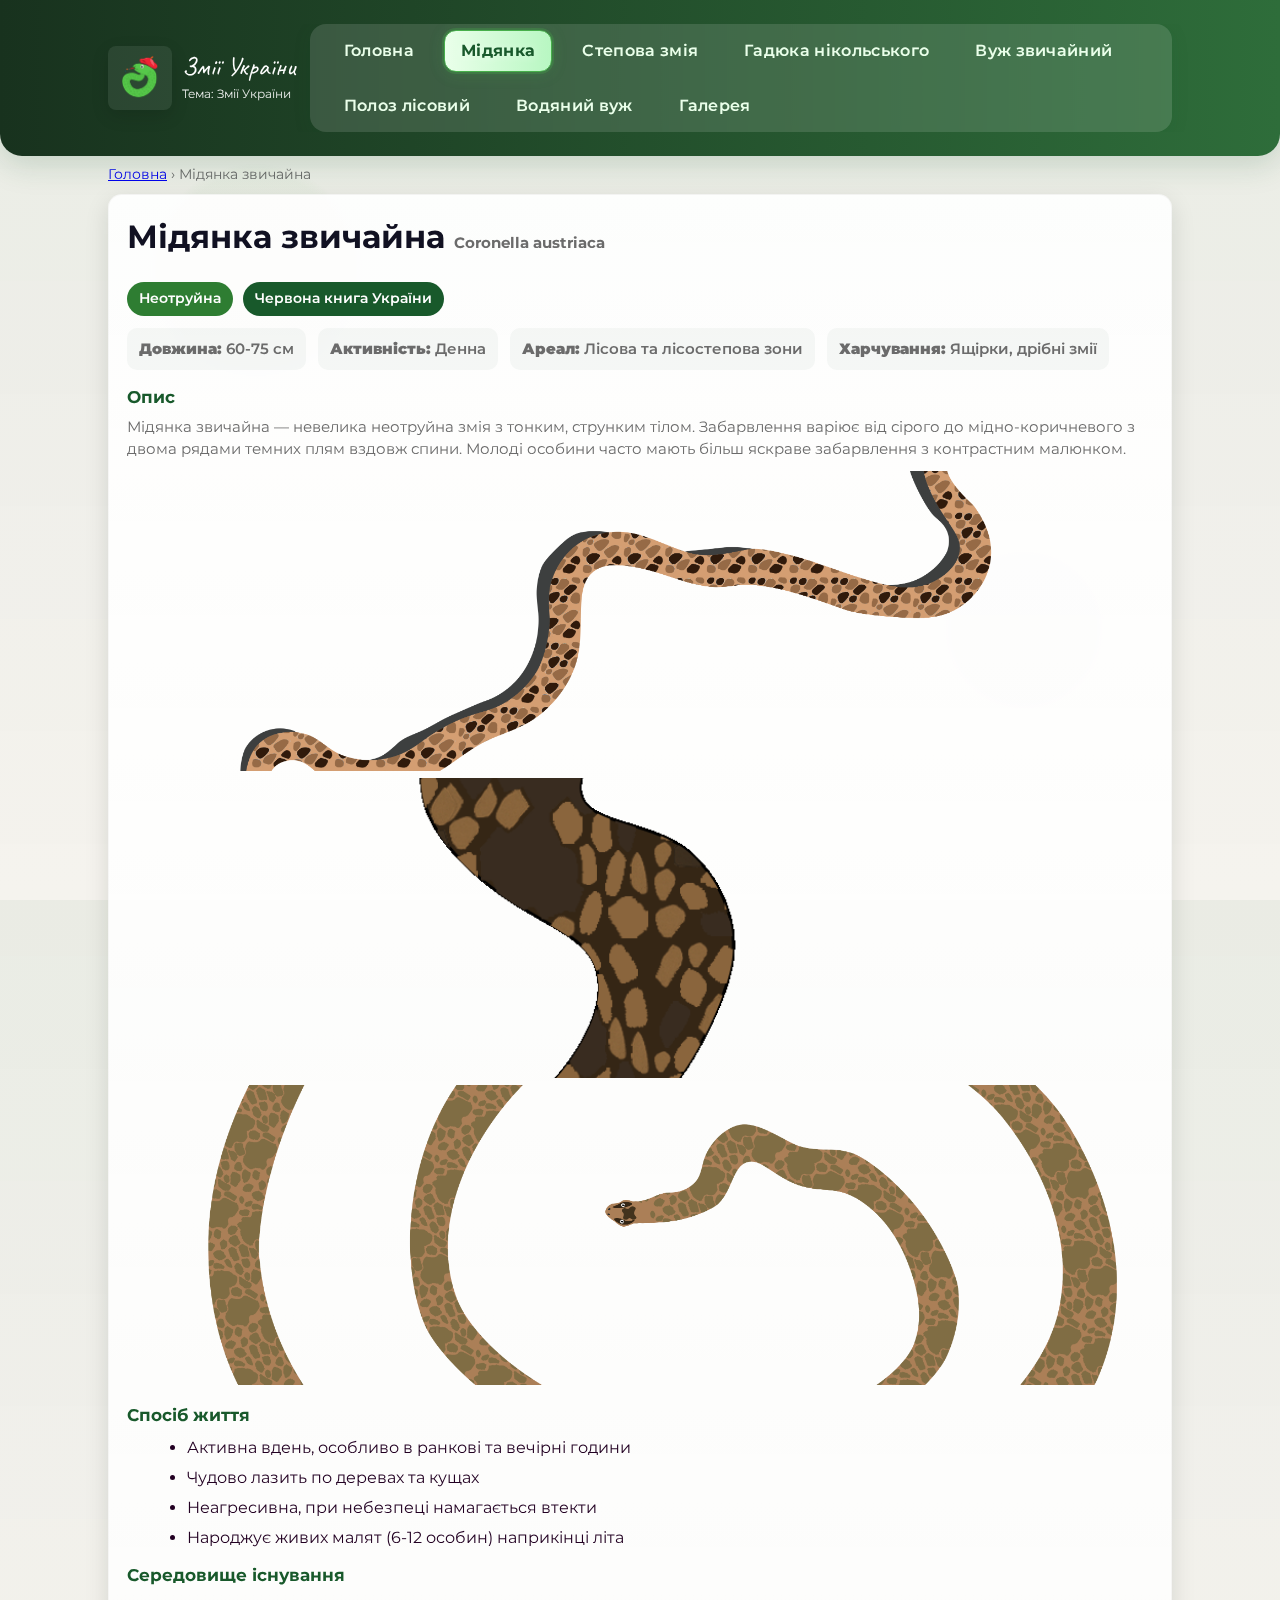
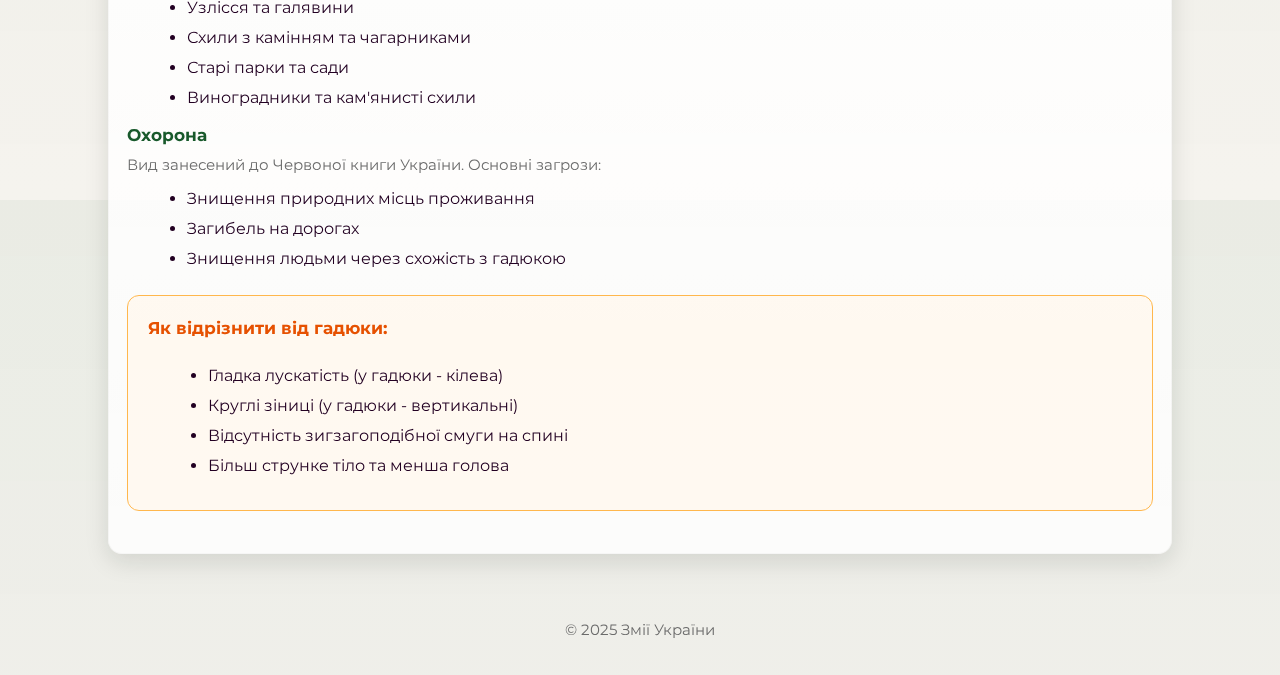
<file: midyanka.html>
<!doctype html>
<html lang="uk">
<head>
  <meta charset="utf-8" />
  <meta name="viewport" content="width=device-width,initial-scale=1" />
  <title>Мідянка звичайна (Coronella austriaca) — Змії України</title>
  <link href="https://fonts.googleapis.com/css2?family=Montserrat:wght@400;600;700&family=Caveat:wght@700&display=swap" rel="stylesheet">
  <link rel="stylesheet" href="style.css">
</head>
<body>
  <header class="site-header" role="banner">
    <div class="container header-inner">
      <div class="header-left">
        <img src="assets/logo.png" alt="Лого — змія" class="logo" onerror="this.style.display='none'">
        <div>
          <div class="site-title">Змії України</div>
          <div style="font-size:0.78rem;color:rgba(255,255,255,0.9);margin-top:2px">Тема: Змії України</div>
        </div>
      </div>
      <button class="menu-toggle" aria-label="Відкрити меню">☰</button>
      <nav class="nav" role="navigation" aria-label="Головне меню">
        <a href="index.html">Головна</a>
        <a href="midyanka.html">Мідянка</a>
        <a href="stepova.html">Степова змія</a>
        <a href="vipera-nikolskii.html">Гадюка нікольського</a>
        <a href="vuzh-zvychaynyi.html">Вуж звичайний</a>
        <a href="poloz-lisovyi.html">Полоз лісовий</a>
        <a href="vodyanyi-vuzh.html">Водяний вуж</a>
        <a href="galereya.html">Галерея</a>
      </nav>
    </div>
  </header>

  <main class="container">
    <div class="breadcrumb"><a href="index.html">Головна</a> › Мідянка звичайна</div>

    <section >
      <div class="species-info card">
        <h1 style="margin-top:0">Мідянка звичайна <span style="font-size:0.92rem;color:var(--muted)">Coronella austriaca</span></h1>
        
        <div class="badges" style="margin:12px 0">
          <span class="badge safe">Неотруйна</span>
          <span class="badge">Червона книга України</span>
        </div>

        <div class="facts">
          <div class="fact"><strong>Довжина:</strong> 60-75 см</div>
          <div class="fact"><strong>Активність:</strong> Денна</div>
          <div class="fact"><strong>Ареал:</strong> Лісова та лісостепова зони</div>
          <div class="fact"><strong>Харчування:</strong> Ящірки, дрібні змії</div>
        </div>

        <div class="species-body">
          <h3>Опис</h3>
          <p>Мідянка звичайна — невелика неотруйна змія з тонким, струнким тілом. Забарвлення варіює від сірого до мідно-коричневого з двома рядами темних плям вздовж спини. Молоді особини часто мають більш яскраве забарвлення з контрастним малюнком.</p>

          <div class="image-gallery">
            <img src="assets/images/mid_snake_1.png" alt="Мідянка в природному середовищі" class="gallery-img">
            <img src="assets/images/mid_snake_2.png" alt="Мідянка крупним планом" class="gallery-img">
            <img src="assets/images/mid_snake_3.png" alt="Мідянка на камінні" class="gallery-img">
          </div>

          <h3>Спосіб життя</h3>
          <ul>
            <li>Активна вдень, особливо в ранкові та вечірні години</li>
            <li>Чудово лазить по деревах та кущах</li>
            <li>Неагресивна, при небезпеці намагається втекти</li>
            <li>Народжує живих малят (6-12 особин) наприкінці літа</li>
          </ul>

          <h3>Середовище існування</h3>
          <ul>
            <li>Узлісся та галявини</li>
            <li>Схили з камінням та чагарниками</li>
            <li>Старі парки та сади</li>
            <li>Виноградники та кам'янисті схили</li>
          </ul>

          <h3>Охорона</h3>
          <p>Вид занесений до Червоної книги України. Основні загрози:</p>
          <ul>
            <li>Знищення природних місць проживання</li>
            <li>Загибель на дорогах</li>
            <li>Знищення людьми через схожість з гадюкою</li>
          </ul>

          <div class="warning-box">
            <h4>Як відрізнити від гадюки:</h4>
            <ul>
              <li>Гладка лускатість (у гадюки - кілева)</li>
              <li>Круглі зіниці (у гадюки - вертикальні)</li>
              <li>Відсутність зигзагоподібної смуги на спині</li>
              <li>Більш струнке тіло та менша голова</li>
            </ul>
          </div>
        </div>
      </div>


    </section>
  </main>

  <footer class="site-footer">
    <div class="container">
      <p>© 2025 Змії України</p>
    </div>
  </footer>

  <script src="script.js"></script>
</body>
</html>
</file>
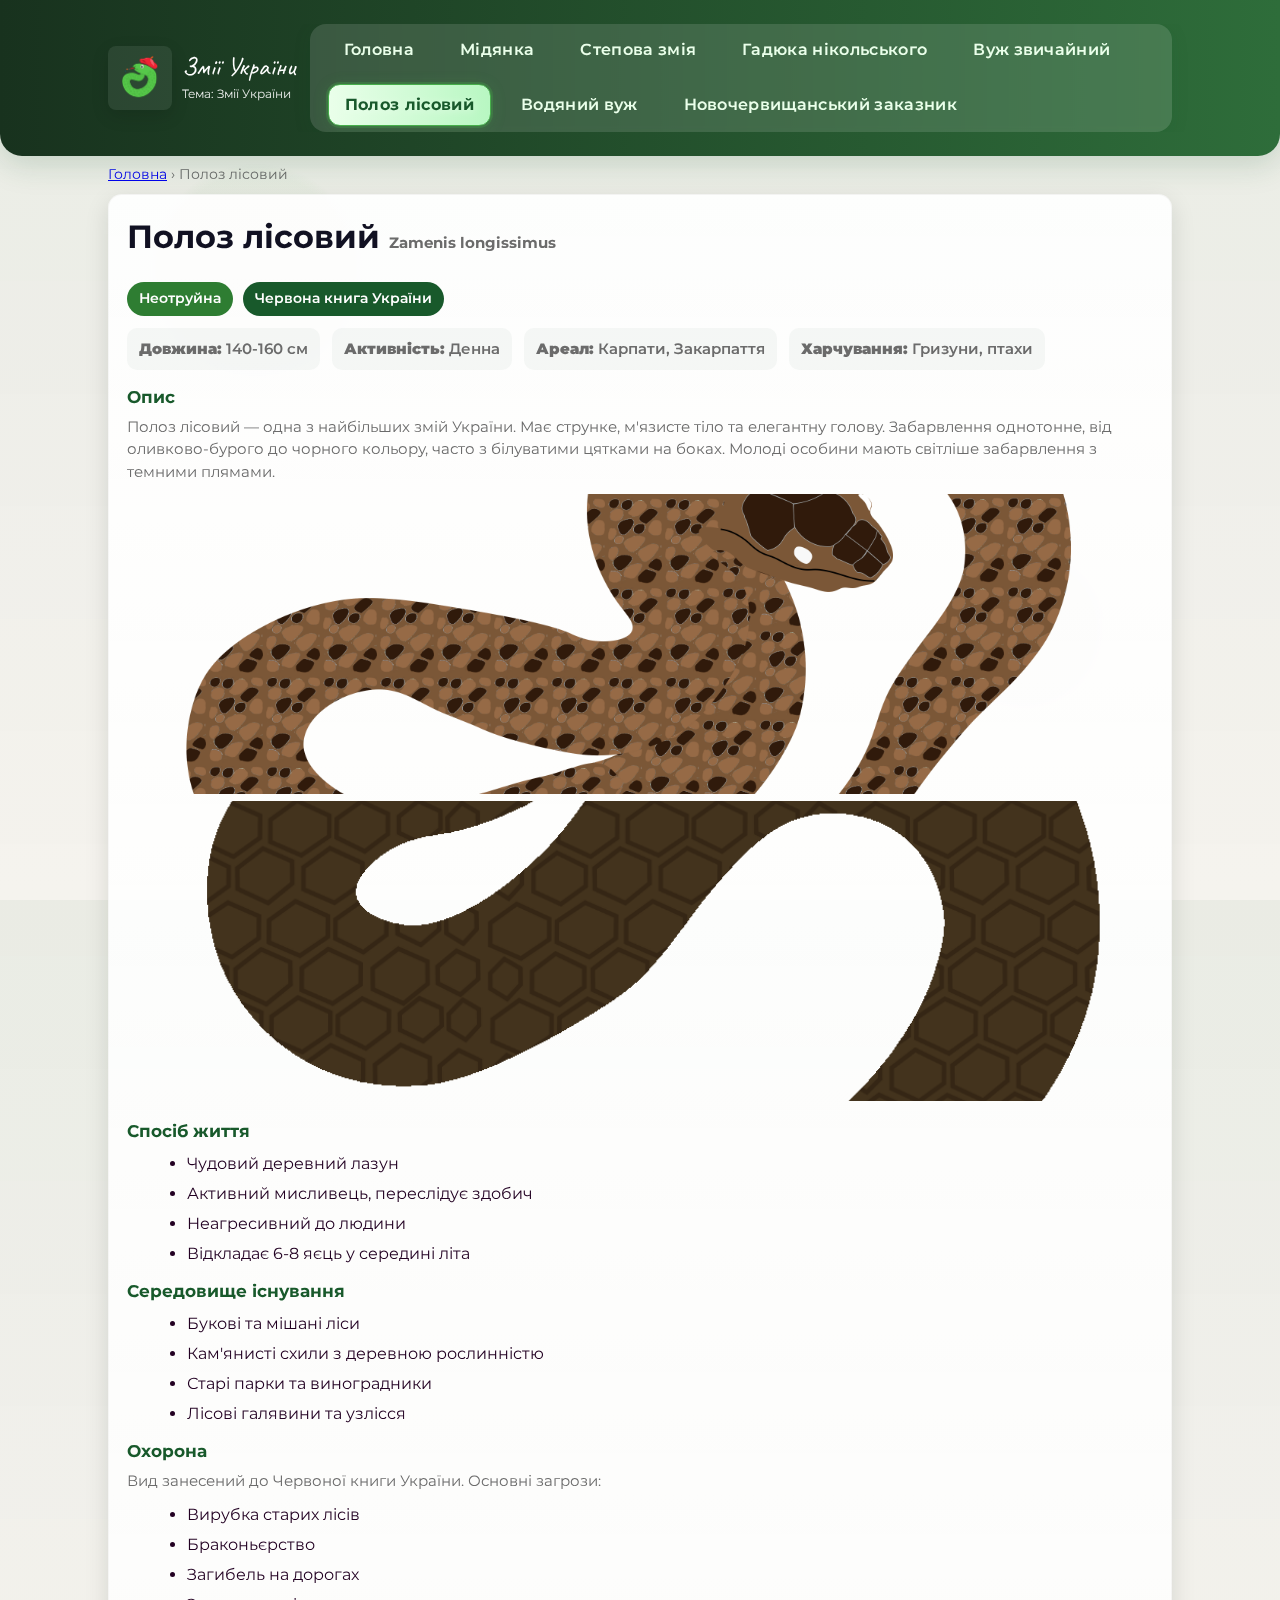
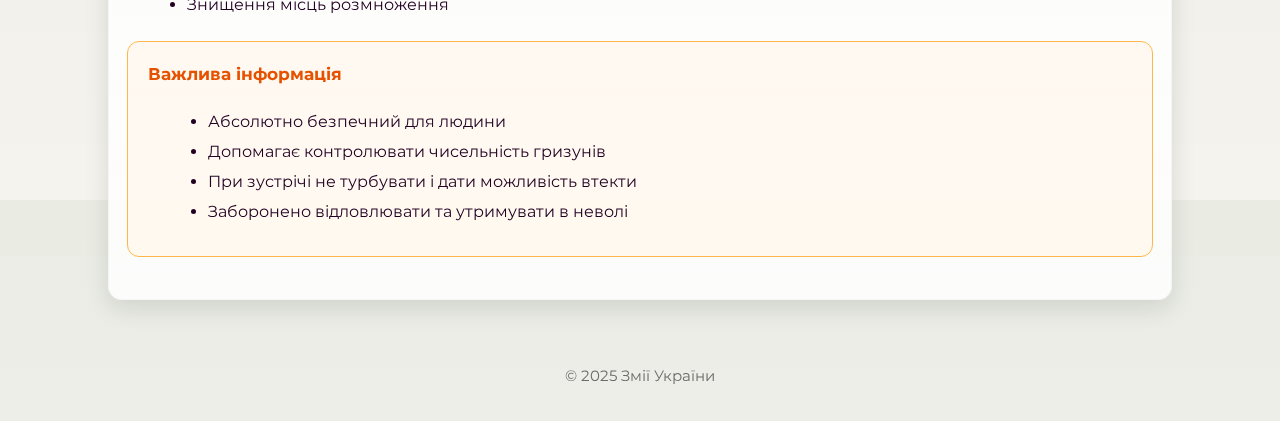
<file: poloz-lisovyi.html>
<!doctype html>
<html lang="uk">
<head>
  <meta charset="utf-8" />
  <meta name="viewport" content="width=device-width,initial-scale=1" />
  <title>Полоз лісовий (Zamenis longissimus) — Змії України</title>
  <link href="https://fonts.googleapis.com/css2?family=Montserrat:wght@400;600;700&family=Caveat:wght@700&display=swap" rel="stylesheet">
  <link rel="stylesheet" href="style.css">
</head>
<body>
  <header class="site-header" role="banner">
    <div class="container header-inner">
      <div class="header-left">
        <img src="assets/logo.png" alt="Лого — змія" class="logo" onerror="this.style.display='none'">
        <div>
          <div class="site-title">Змії України</div>
          <div style="font-size:0.78rem;color:rgba(255,255,255,0.9);margin-top:2px">Тема: Змії України</div>
        </div>
      </div>
      <button class="menu-toggle" aria-label="Відкрити меню">☰</button>
      <nav class="nav" role="navigation" aria-label="Головне меню">
        <a href="index.html">Головна</a>
        <a href="midyanka.html">Мідянка</a>
        <a href="stepova.html">Степова змія</a>
        <a href="vipera-nikolskii.html">Гадюка нікольського</a>
        <a href="vuzh-zvychaynyi.html">Вуж звичайний</a>
        <a href="poloz-lisovyi.html">Полоз лісовий</a>
        <a href="vodyanyi-vuzh.html">Водяний вуж</a>
        <a href="novochervyshchanskyi.html">Новочервищанський заказник</a>
      </nav>
    </div>
  </header>

  <main class="container">
    <div class="breadcrumb"><a href="index.html">Головна</a> › Полоз лісовий</div>

    <section>
      <div class="species-info card">
        <h1 style="margin-top:0">Полоз лісовий <span style="font-size:0.92rem;color:var(--muted)">Zamenis longissimus</span></h1>
        
        <div class="badges" style="margin:12px 0">
          <span class="badge safe">Неотруйна</span>
          <span class="badge">Червона книга України</span>
        </div>

        <div class="facts">
          <div class="fact"><strong>Довжина:</strong> 140-160 см</div>
          <div class="fact"><strong>Активність:</strong> Денна</div>
          <div class="fact"><strong>Ареал:</strong> Карпати, Закарпаття</div>
          <div class="fact"><strong>Харчування:</strong> Гризуни, птахи</div>
        </div>

        <div class="species-body">
          <h3>Опис</h3>
          <p>Полоз лісовий — одна з найбільших змій України. Має струнке, м'язисте тіло та елегантну голову. Забарвлення однотонне, від оливково-бурого до чорного кольору, часто з білуватими цятками на боках. Молоді особини мають світліше забарвлення з темними плямами.</p>

          <div class="image-gallery">
            <img src="assets/images/poloz_1.png" alt="Полоз лісовий на дереві" class="gallery-img">
            <img src="assets/images/poloz_2.png" alt="Полоз лісовий крупним планом" class="gallery-img">
          </div>

          <h3>Спосіб життя</h3>
          <ul>
            <li>Чудовий деревний лазун</li>
            <li>Активний мисливець, переслідує здобич</li>
            <li>Неагресивний до людини</li>
            <li>Відкладає 6-8 яєць у середині літа</li>
          </ul>

          <h3>Середовище існування</h3>
          <ul>
            <li>Букові та мішані ліси</li>
            <li>Кам'янисті схили з деревною рослинністю</li>
            <li>Старі парки та виноградники</li>
            <li>Лісові галявини та узлісся</li>
          </ul>

          <h3>Охорона</h3>
          <p>Вид занесений до Червоної книги України. Основні загрози:</p>
          <ul>
            <li>Вирубка старих лісів</li>
            <li>Браконьєрство</li>
            <li>Загибель на дорогах</li>
            <li>Знищення місць розмноження</li>
          </ul>

          <div class="warning-box">
            <h4>Важлива інформація</h4>
            <ul>
              <li>Абсолютно безпечний для людини</li>
              <li>Допомагає контролювати чисельність гризунів</li>
              <li>При зустрічі не турбувати і дати можливість втекти</li>
              <li>Заборонено відловлювати та утримувати в неволі</li>
            </ul>
          </div>
        </div>
      </div>

    </section>
  </main>

  <footer class="site-footer">
    <div class="container">
      <p>© 2025 Змії України</p>
    </div>
  </footer>

  <script src="script.js"></script>
</body>
</html>
</file>
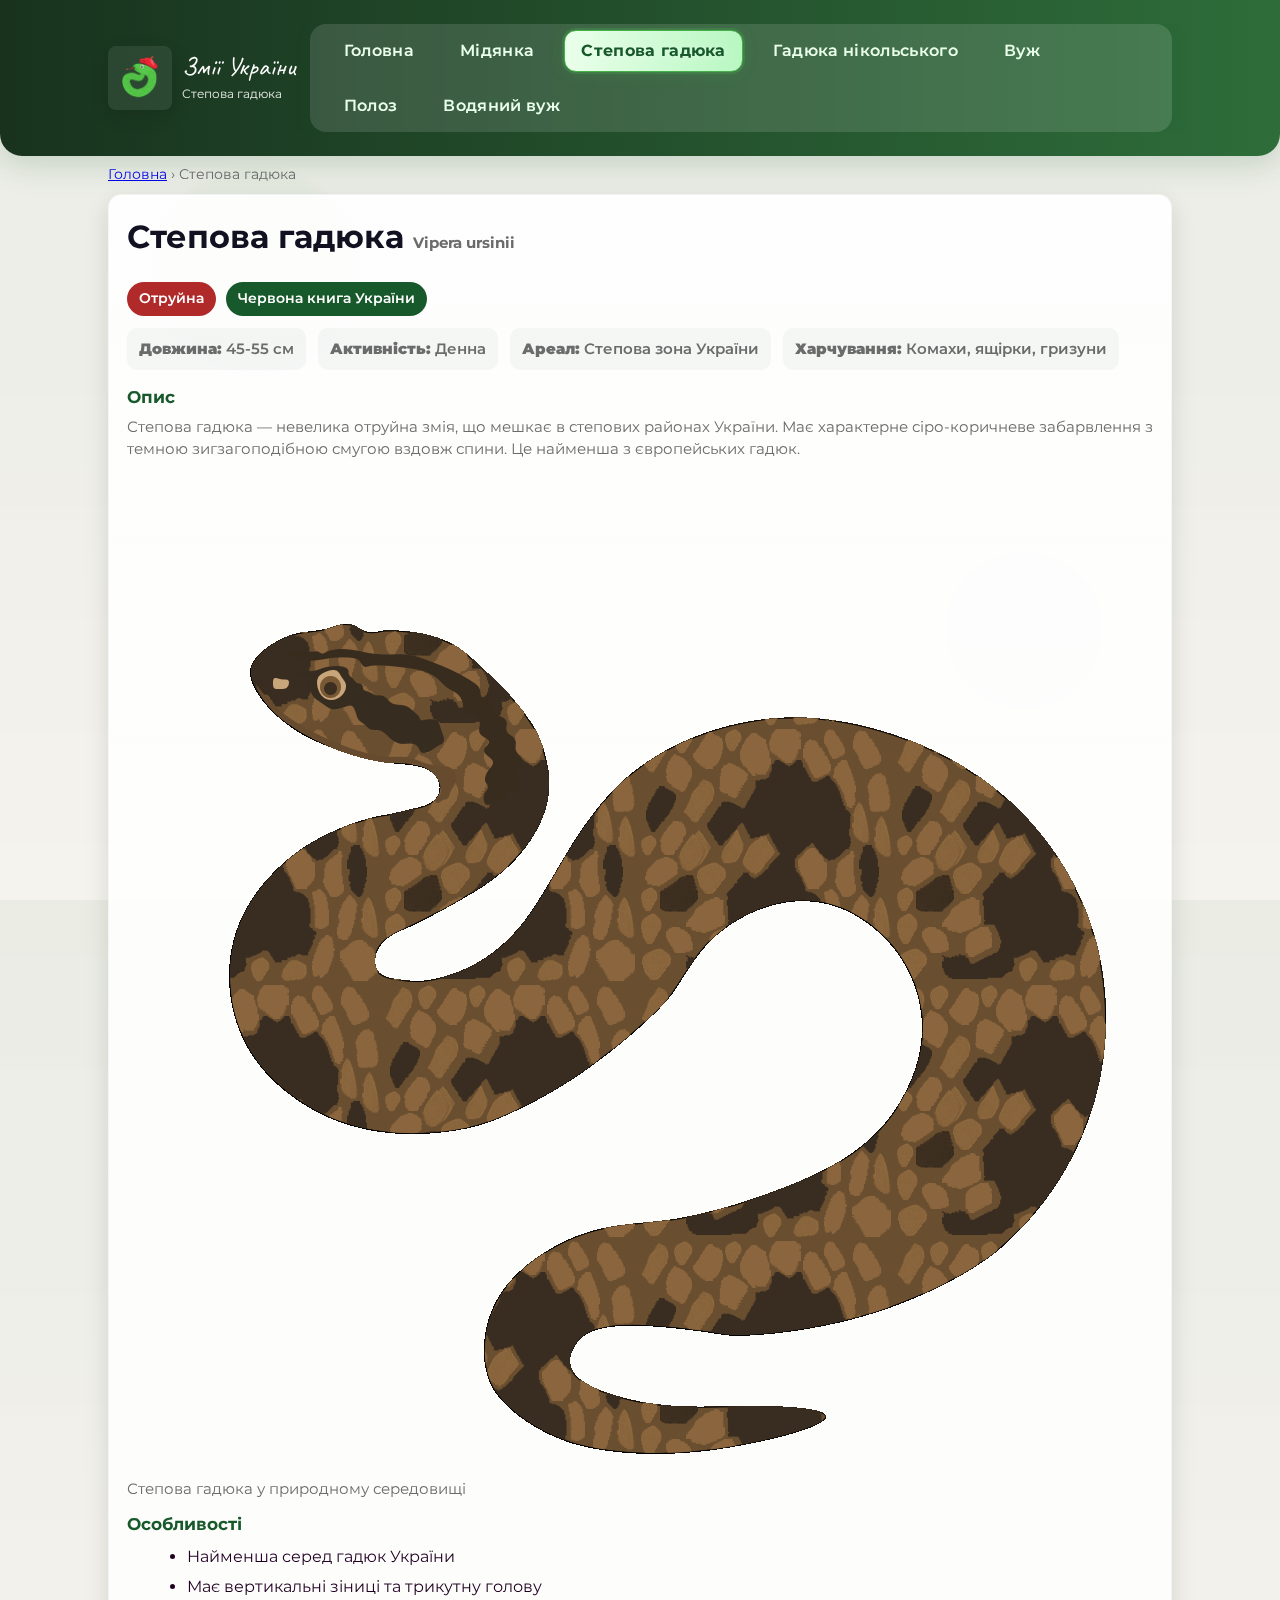
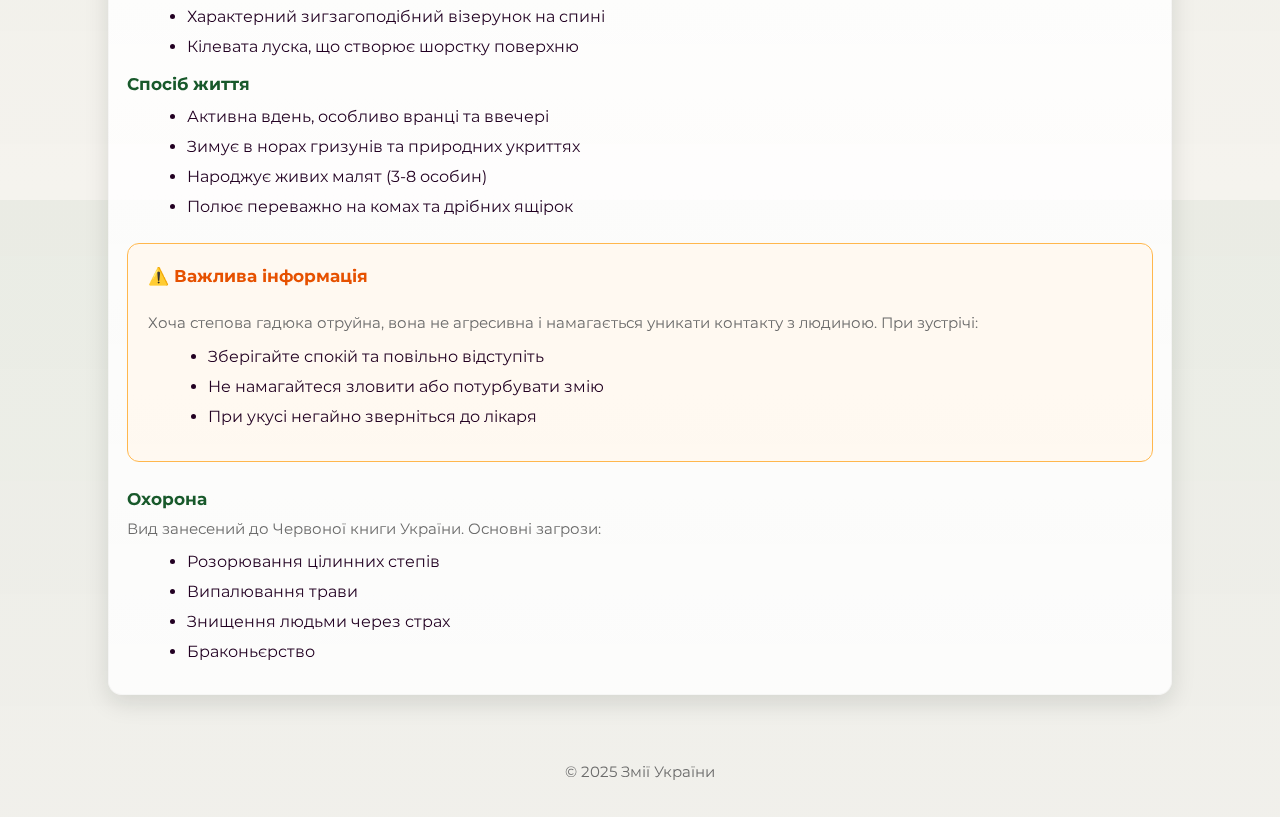
<file: stepova.html>
<!doctype html>
<html lang="uk">
<head>
  <meta charset="utf-8" />
  <meta name="viewport" content="width=device-width,initial-scale=1" />
  <title>Степова гадюка (Vipera ursinii) — Змії України</title>
  <link href="https://fonts.googleapis.com/css2?family=Montserrat:wght@400;600;700&family=Caveat:wght@700&display=swap" rel="stylesheet">
  <link rel="stylesheet" href="style.css">
</head>
<body>
  <header class="site-header">
    <div class="container header-inner">
      <div class="header-left">
        <img src="assets/logo.png" alt="Лого" class="logo" onerror="this.style.display='none'">
        <div>
          <div class="site-title">Змії України</div>
          <div style="font-size:0.78rem;color:rgba(255,255,255,0.9);margin-top:2px">Степова гадюка</div>
        </div>
      </div>
      <button class="menu-toggle" aria-label="Відкрити меню">☰</button>
      <nav class="nav" aria-label="Навігація">
        <a href="index.html">Головна</a>
        <a href="midyanka.html">Мідянка</a>
        <a href="stepova.html" class="active">Степова гадюка</a>
        <a href="vipera-nikolskii.html">Гадюка нікольського</a>
        <a href="vuzh-zvychaynyi.html">Вуж</a>
        <a href="poloz-lisovyi.html">Полоз</a>
        <a href="vodyanyi-vuzh.html">Водяний вуж</a>
      </nav>
    </div>
  </header>

  <main class="container">
    <div class="breadcrumb"><a href="index.html">Головна</a> › Степова гадюка</div>

    <section >
      <div class="species-info card">
        <h1 style="margin-top:0">Степова гадюка <span style="font-size:0.92rem;color:var(--muted)">Vipera ursinii</span></h1>
        
        <div class="badges" style="margin:12px 0">
          <span class="badge poison">Отруйна</span>
          <span class="badge">Червона книга України</span>
        </div>

        <div class="facts">
          <div class="fact"><strong>Довжина:</strong> 45-55 см</div>
          <div class="fact"><strong>Активність:</strong> Денна</div>
          <div class="fact"><strong>Ареал:</strong> Степова зона України</div>
          <div class="fact"><strong>Харчування:</strong> Комахи, ящірки, гризуни</div>
        </div>

        <div class="species-body">
          <h3>Опис</h3>
          <p>Степова гадюка — невелика отруйна змія, що мешкає в степових районах України. Має характерне сіро-коричневе забарвлення з темною зигзагоподібною смугою вздовж спини. Це найменша з європейських гадюк.</p>

          <div class="image-wrapper">
            <img src="assets/images/steppe_viper.png" alt="Степова гадюка" class="feature-image">
            <p class="image-caption">Степова гадюка у природному середовищі</p>
          </div>

          <h3>Особливості</h3>
          <ul>
            <li>Найменша серед гадюк України</li>
            <li>Має вертикальні зіниці та трикутну голову</li>
            <li>Характерний зигзагоподібний візерунок на спині</li>
            <li>Кілевата луска, що створює шорстку поверхню</li>
          </ul>

          <h3>Спосіб життя</h3>
          <ul>
            <li>Активна вдень, особливо вранці та ввечері</li>
            <li>Зимує в норах гризунів та природних укриттях</li>
            <li>Народжує живих малят (3-8 особин)</li>
            <li>Полює переважно на комах та дрібних ящірок</li>
          </ul>

          <div class="warning-box">
            <h4>⚠️ Важлива інформація</h4>
            <p>Хоча степова гадюка отруйна, вона не агресивна і намагається уникати контакту з людиною. При зустрічі:</p>
            <ul>
              <li>Зберігайте спокій та повільно відступіть</li>
              <li>Не намагайтеся зловити або потурбувати змію</li>
              <li>При укусі негайно зверніться до лікаря</li>
            </ul>
          </div>

          <h3>Охорона</h3>
          <p>Вид занесений до Червоної книги України. Основні загрози:</p>
          <ul>
            <li>Розорювання цілинних степів</li>
            <li>Випалювання трави</li>
            <li>Знищення людьми через страх</li>
            <li>Браконьєрство</li>
          </ul>
        </div>
      </div>
    </section>
  </main>

  <footer class="site-footer">
    <div class="container">
      <p>© 2025 Змії України</p>
    </div>
  </footer>

  <script src="script.js"></script>
</body>
</html>
</file>
<file: style.css>
/* style.css
   Тематична "зміїна" палітра. Помістіть лого в assets/logo.png та фото в images/...
*/

:root{
  --bg:#f5f3ee;
  --accent:#18592b;       /* темно-зелений */
  --accent-2:#47b04b;     /* салатовий */
  --card:#ffffff;
  --muted:#6b6b6b;
  --glass: rgba(255,255,255,0.7);
  --shadow: 0 8px 24px rgba(16,24,16,0.12);
  --radius:14px;
  --maxw:1100px;
}

/* --- базова типографія --- */
*{box-sizing:border-box}
html,body{height:100%}
body{
  margin:0;
  font-family: "Montserrat", system-ui, -apple-system, "Segoe UI", Roboto, "Helvetica Neue", Arial;
  background:
    linear-gradient(180deg, rgba(20,89,40,0.05), rgba(255,255,255,0.02)),
    var(--bg);
  color:#112;
  -webkit-font-smoothing:antialiased;
  -moz-osx-font-smoothing:grayscale;
  line-height:1.5;
  padding-bottom:60px; /* для футера */
}

/* легкий "лускатий" патерн */
body::before{
  content:"";
  position:fixed;
  inset:0;
  background-image:
    radial-gradient(circle at 20% 30%, rgba(71,176,75,0.03) 0 8%, transparent 9%),
    radial-gradient(circle at 80% 70%, rgba(24,89,43,0.02) 0 6%, transparent 7%);
  pointer-events:none;
  z-index:0;
  opacity:0.9;
}

/* контейнер */
.container{
  max-width:var(--maxw);
  margin:8px auto;
  padding:0 18px;
  position:relative;
  z-index:2;
}

/* header */
header.site-header{
  background: linear-gradient(90deg, #18321e 0%, #2e6d3a 100%);
  color:white;
  padding:16px 22px;
  border-bottom-left-radius:22px;
  border-bottom-right-radius:22px;
  box-shadow: 0 8px 32px rgba(24,89,43,0.18);
  position:sticky;
  top:0;
  margin:0 auto;
  z-index:10;
  max-width:calc(var(--maxw) + 320px);
}

/* header inner */
.header-inner{
  display:flex;
  align-items:center;
  justify-content:space-between;
  position: relative;
  gap:14px;
  flex-wrap:nowrap;      /* не переносити в новий ряд */
  min-width:0;
  overflow-x:auto;
}

/* logo */
.header-left{
  display:flex;
  align-items:center;
  gap:10px;
  min-width:0;
  flex-shrink:0;
}
.logo{
  height:64px;
  width:64px;
  object-fit:contain;
  border-radius:8px;
  background:rgba(255,255,255,0.08);
  padding:4px;
  box-shadow: 0 6px 18px rgba(0,0,0,0.12);
  flex-shrink:0;
}
.site-title{
  font-family: "Caveat", cursive;
  font-size:1.6rem;
  letter-spacing:0.4px;
  line-height:1.2;
}

/* nav */
.nav{
  display:flex;
  gap:14px;
  align-items:center;
  flex-wrap:wrap;
  background: rgba(255,255,255,0.13);
  border-radius: 16px;
  box-shadow: 0 4px 18px rgba(24,89,43,0.10);
  padding: 6px 18px;
  transition: background 0.2s;
  backdrop-filter: blur(2.5px);
  flex-shrink:1;
  min-width:0;
  max-width:100%;
  overflow-x:auto;
}
.nav a{
  color: #eaffea;
  text-decoration:none;
  padding:8px 16px;
  border-radius:12px;
  font-weight:600;
  transition: 
    background .18s cubic-bezier(.4,0,.2,1),
    color .18s cubic-bezier(.4,0,.2,1),
    box-shadow .18s;
  font-size:1rem;
  letter-spacing:0.02em;
  position:relative;
  z-index:1;
}
.nav a:hover, .nav a:focus{
  background: linear-gradient(90deg, rgba(71,176,75,0.22), rgba(24,89,43,0.22));
  color:#fff;
  box-shadow: 0 2px 8px rgba(24,89,43,0.10);
  outline:none;
}
.nav a.active{
  background: linear-gradient(90deg, #eaffea 0%, #b8f7c2 100%);
  color: #18592b !important;
  box-shadow: 0 2px 16px 0 rgba(71,176,75,0.18), 0 0 0 2px #47b04b44;
  font-weight:700;
  text-shadow: 0 1px 8px #fff8;
  border: 1.5px solid #47b04b;
}

/* burger button */
.menu-toggle{
  display:none;
  cursor:pointer;
  font-size:2.1rem;
  color:#eaffea;
  background:rgba(24,89,43,0.18);
  border:none;
  border-radius:12px;
  padding:4px 10px;
  margin-left:10px;
  transition: background 0.2s;
}
.menu-toggle:hover, .menu-toggle:focus{
  background:rgba(71,176,75,0.25);
  outline:none;
}

/* hero */
.hero{
  margin-top:22px;
  display:grid;
  grid-template-columns: 1fr 380px;
  gap:26px;
  align-items:center;
}
@media (max-width:980px){
  .hero{grid-template-columns:1fr; padding-bottom:8px}
}

/* hero card */
.hero .card{
  background: linear-gradient(180deg, rgba(255,255,255,0.85), rgba(255,255,255,0.7));
  border-radius:var(--radius);
  padding:22px;
  box-shadow:var(--shadow);
  border: 1px solid rgba(16,24,16,0.04);
}
.hero h2{
  margin:0 0 8px 0;
  font-family: "Caveat", cursive;
  font-size:2.4rem;
  color:var(--accent);
}
.hero p{margin:0 0 10px 0; color:var(--muted)}

/* hero image */
.hero-visual{
  display:flex;
  align-items:center;
  justify-content:center;
  height:100%;
}
.hero-visual .shell{
  width:100%;
  max-width:360px;
  border-radius:18px;
  overflow:hidden;
  background:linear-gradient(135deg, rgba(71,176,75,0.06), rgba(24,89,43,0.03));
  padding:14px;
  box-shadow: 0 10px 30px rgba(24,89,43,0.06);
  border: 1px solid rgba(24,89,43,0.06);
}
.shell img{
  width:100%;
  max-width:100%;
  height:auto;
  display:block;
  border-radius:12px;
  object-fit:cover;
}

/* cards / gallery */
.grid{
  margin-top:20px;
  display:grid;
  grid-template-columns: repeat(auto-fit, minmax(240px, 1fr));
  gap:18px;
}
.card{
  background:var(--card);
  padding:12px;
  border-radius:14px;
  box-shadow: 0 6px 18px rgba(14,20,14,0.06);
  border:1px solid rgba(0,0,0,0.04);
}
.card .thumb{
  width:100%;
  height:160px;
  border-radius:10px;
  overflow:hidden;
  background:linear-gradient(180deg, rgba(24,89,43,0.02), rgba(71,176,75,0.02));
}
.card .thumb img{
  width:100%;
  height:100%;
  object-fit:cover;
  display:block;
}
.card h3{margin:10px 0 6px 0; color:var(--accent); font-size:1.08rem}
.card p{margin:0 0 10px 0; color:var(--muted); font-size:0.95rem}

/* species hero */
.species-hero{
  display:grid;
  grid-template-columns: 1fr 380px;
  gap:20px;
  margin-top:18px;
}
.species-info{
  background: linear-gradient(180deg, rgba(255,255,255,0.9), rgba(255,255,255,0.82));
  padding:18px;
  border-radius:14px;
  border:1px solid rgba(0,0,0,0.03);
  box-shadow: var(--shadow);
}
.badge{
  display:inline-block;
  padding:6px 10px;
  border-radius:999px;
  font-weight:700;
  font-size:0.86rem;
  color:white;
}
.badge.poison{ background:#b02a2a; }
.badge.safe{ background:var(--accent-2); }

/* facts list */
.facts{
  display:flex;
  gap:12px;
  flex-wrap:wrap;
  margin-top:12px;
}
.fact{
  background:rgba(24,89,43,0.04);
  padding:10px 12px;
  border-radius:10px;
  font-weight:600;
  color:var(--muted);
  font-size:0.92rem;
}

/* info text */
.species-body{margin-top:14px; color: #202; font-size:1rem}
.species-body h4{margin-top:12px; font-size:1.06rem; color:var(--accent)}
.species-body ul{margin:8px 0 12px 20px}
.species-body li{margin-bottom:6px}

/* footer */
.site-footer{
  max-width:var(--maxw);
  margin:32px auto 80px;
  padding:18px;
  text-align:center;
  color:var(--muted);
  font-size:0.95rem;
}

/* utilities */
.kv{display:flex;gap:10px;align-items:center}
.btn{
  display:inline-block;
  background:var(--accent);
  color:white;
  padding:8px 14px;
  border-radius:10px;
  text-decoration:none;
  font-weight:700;
  box-shadow: 0 8px 18px rgba(24,89,43,0.14);
}
.btn.secondary{background:var(--accent-2); color:#06380f}

/* breadcrumb */
.breadcrumb{font-size:0.9rem; color:var(--muted); margin-bottom:8px}

/* responsive */
@media (max-width:980px){
  .species-hero{grid-template-columns:1fr}
  .header-inner { gap: 8px; }
  .nav { gap: 8px; }
}

@media (max-width: 760px) {
  .menu-toggle {
    display: block;
    z-index: 102;
  }
  
  .nav {
    display: none;
    position: fixed;
    top: 80px;  /* Підлаштуй під висоту твого header */
    left: 0;
    right: 0;
    background: var(--accent);
    padding: 20px;
    flex-direction: column;
    align-items: flex-start;
    gap: 10px;
    border-radius: 0 0 16px 16px;
    box-shadow: 0 4px 12px rgba(0,0,0,0.1);
  }

  .nav.show {
    display: flex;
  }

  .nav a {
    color: white;
    width: 100%;
    padding: 10px;
  }

  .nav a:hover,
  .nav a.active {
    background: rgba(255,255,255,0.1);
    border-radius: 8px;
  }
}
@media (max-width:480px){
  body{font-size:0.95rem; line-height:1.6}
  .site-title{font-size:1.1rem}
  .card h3{font-size:1rem}
}

/* Оновіть існуючі стилі для зображень */

/* Головне зображення в hero-visual */
.main-image {
  width: 100%;
  height: 400px; /* фіксована висота */
  object-fit: cover;
  border-radius: 16px;
}

/* Зображення в галереї */
.gallery-img {
  width: 100%;
  height: 300px; /* фіксована висота */
  object-fit: cover;
  border-radius: 12px;
  transition: transform 0.3s ease;
}

.gallery-img:hover {
  transform: scale(1.02);
}

.warning-box {
  background: rgba(255, 247, 237, 0.8);
  border: 1px solid #ffb74d;
  border-radius: 12px;
  padding: 20px;
  margin: 24px 0;
}

.warning-box h4 {
  color: #e65100;
  margin-top: 0;
}

.badges {
  display: flex;
  gap: 10px;
  flex-wrap: wrap;
}

.badge {
  padding: 6px 12px;
  border-radius: 50px;
  font-size: 0.9rem;
  font-weight: 600;
  background: var(--accent);
  color: white;
}

.badge.safe {
  background: #2e7d32;
}

.main-image {
  width: 100%;
  height: auto;
  object-fit: cover;
  border-radius: 16px;
}

@media (max-width: 768px) {
  .species-hero {
    flex-direction: column-reverse;
  }
  
  .hero-visual {
    margin-bottom: 20px;
  }
  
  .image-gallery {
    grid-template-columns: 1fr;
  }
  
  .gallery-img {
    height: 500px;
  }
}

@media (max-width: 480px) {
  .main-image,
  .feature-image,
  .gallery-img {
    height: 200px;
  }
}
</file>
